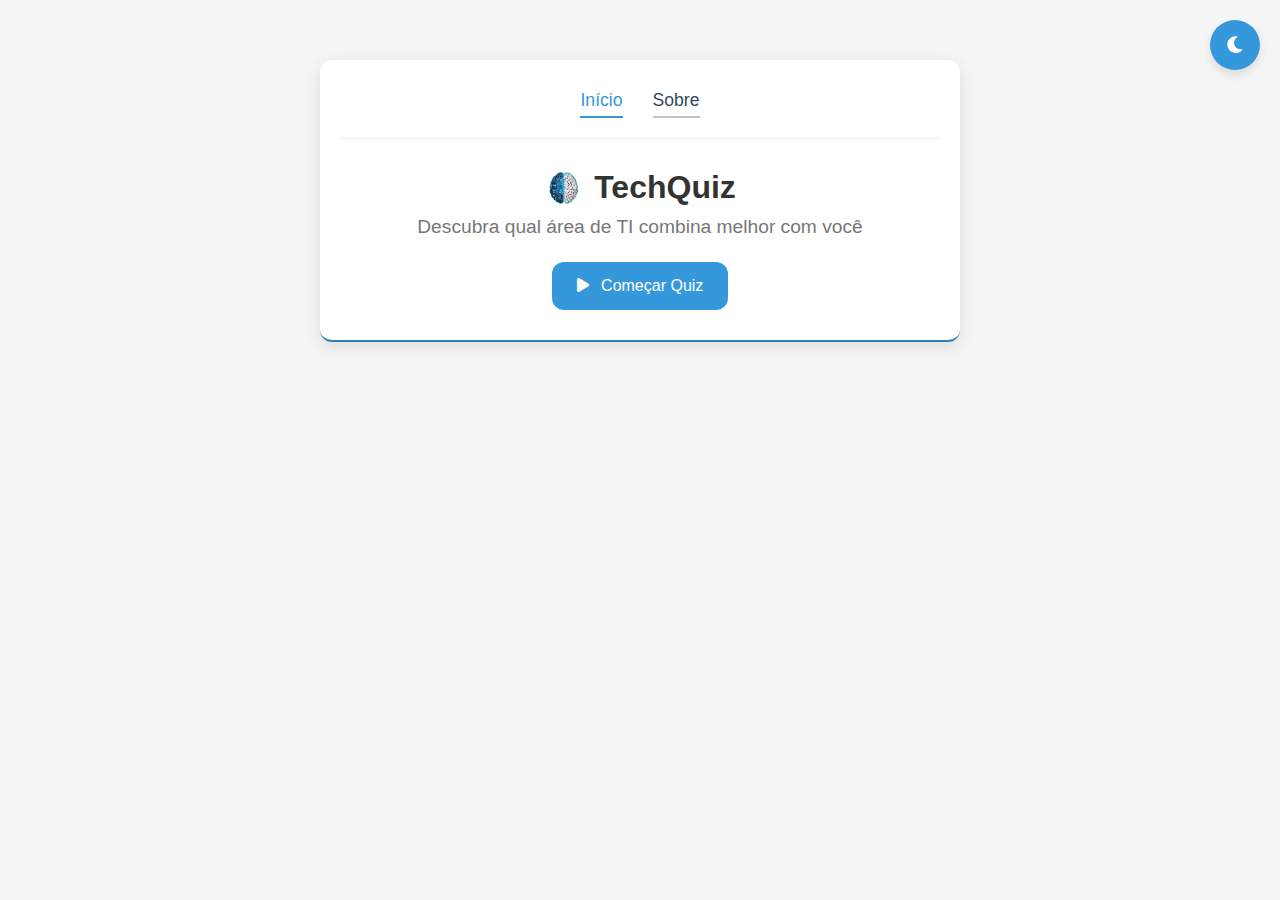
<file: index.html>
<!DOCTYPE html>
<html lang="pt-BR">
<head>
    <meta charset="UTF-8">
    <meta name="viewport" content="width=device-width, initial-scale=1.0">
    <meta name="description" content="Descubra sua área ideal de TI com o TechQuiz. Um quiz interativo para identificar a carreira de tecnologia que mais combina com o seu perfil.">
    <title>TechQuiz - Descubra Sua Área Ideal</title>
    <!-- Favicon -->
    <link rel="shortcut icon" href="assets/images/Logo.png" type="image/x-icon" sizes="64x64">
    <!-- Link para os arquivos CSS -->
    <link rel="stylesheet" href="styles/style.css">
    <link rel="stylesheet" href="styles/modo-dark.css">
    <!-- Link para a biblioteca Font Awesome -->
    <link rel="stylesheet" href="https://cdnjs.cloudflare.com/ajax/libs/font-awesome/6.0.0-beta3/css/all.min.css">
</head>
<body>

    <!-- Botão de Modo Dark/Light -->
    <button id="theme-toggle" class="theme-toggle">
        <i id="theme-icon" class="fas fa-moon"></i>
    </button>

    <!-- Container Principal -->
    <div class="container">

        <!-- Navbar -->
        <nav class="navbar">
            <ul>
                <li><a href="#inicio" class="nav-link active">Início</a></li>
                <li><a href="sobre.html" class="nav-link">Sobre</a></li>
            </ul>
        </nav>

        <!-- Header do Quiz -->
        <header class="quiz-header">
            <div class="logo-titulo">
                <img src="assets/images/Logo.png" alt="Logo TechQuiz" class="logo-techquiz"> <!-- Logo -->
                <h1>TechQuiz <span class="fechar-quiz oculto" id="fecharQuiz"><i class="fas fa-times"></i></span></h1>
            </div>
            <p>Descubra qual área de TI combina melhor com você</p>
        </header>

        <!-- Seção de Início do Quiz -->
        <section class="start-quiz">
            <button id="start-btn" class="btn-start">Começar Quiz</button>
        </section>

        <!-- Barra de Progresso -->
        <section class="progress-bar-container oculto">
            <div class="progress-bar">
                <div class="progress-bar-fill"></div>
            </div>
        </section>

        <!-- Seção de Perguntas do Quiz -->
        <section class="quiz-questions oculto">
            <div id="question-container">
                <!-- Pergunta será inserida aqui dinamicamente -->
            </div>
            <div class="navigation" id="btn-container">
                <button id="prev-btn" class="btn-prev oculto"><i class="fas fa-arrow-left"></i> Anterior</button>
                <button id="next-btn" class="btn-next oculto">Próxima <i class="fas fa-arrow-right"></i></button>
            </div>
            
        </section>

        <!-- Botão de Baixar Relatório -->
        <button id="download-result-btn" class="botao-baixar oculto">
            <i class="fas fa-download"></i> Baixar Resultado
        </button>
    </div>

    <!-- Modal para Preencher o Nome -->
    <div id="modal-download" class="modal oculto">
        <div class="modal-content">
            <span class="close-modal" id="closeModal">&times;</span>
            <h3>Preencha seu Nome para Baixar o Relatório</h3>
            <input type="text" id="user-name" placeholder="Digite seu nome" required>
            <button id="confirm-download" class="botao-confirmar">
                <i class="fas fa-download"></i> Confirmar Download
            </button>
        </div>
    </div>

    <!-- Modal de Confirmação para Sair -->
    <div id="modal-confirmacao" class="modal oculto">
        <div class="modal-content">
            <p>Tem certeza que deseja sair desta página? Você perderá o progresso do quiz.</p>
            <button id="btn-confirmar-sair" class="botao-confirmar">Sim, sair</button>
            <button id="btn-cancelar-sair" class="botao-cancelar">Cancelar</button>
        </div>
    </div>

    <!-- Link para os arquivos JavaScript -->
    <script src="scripts/modo-dark.js"></script>
    <script src="scripts/app.js"></script>
</body>
</html>
</file>
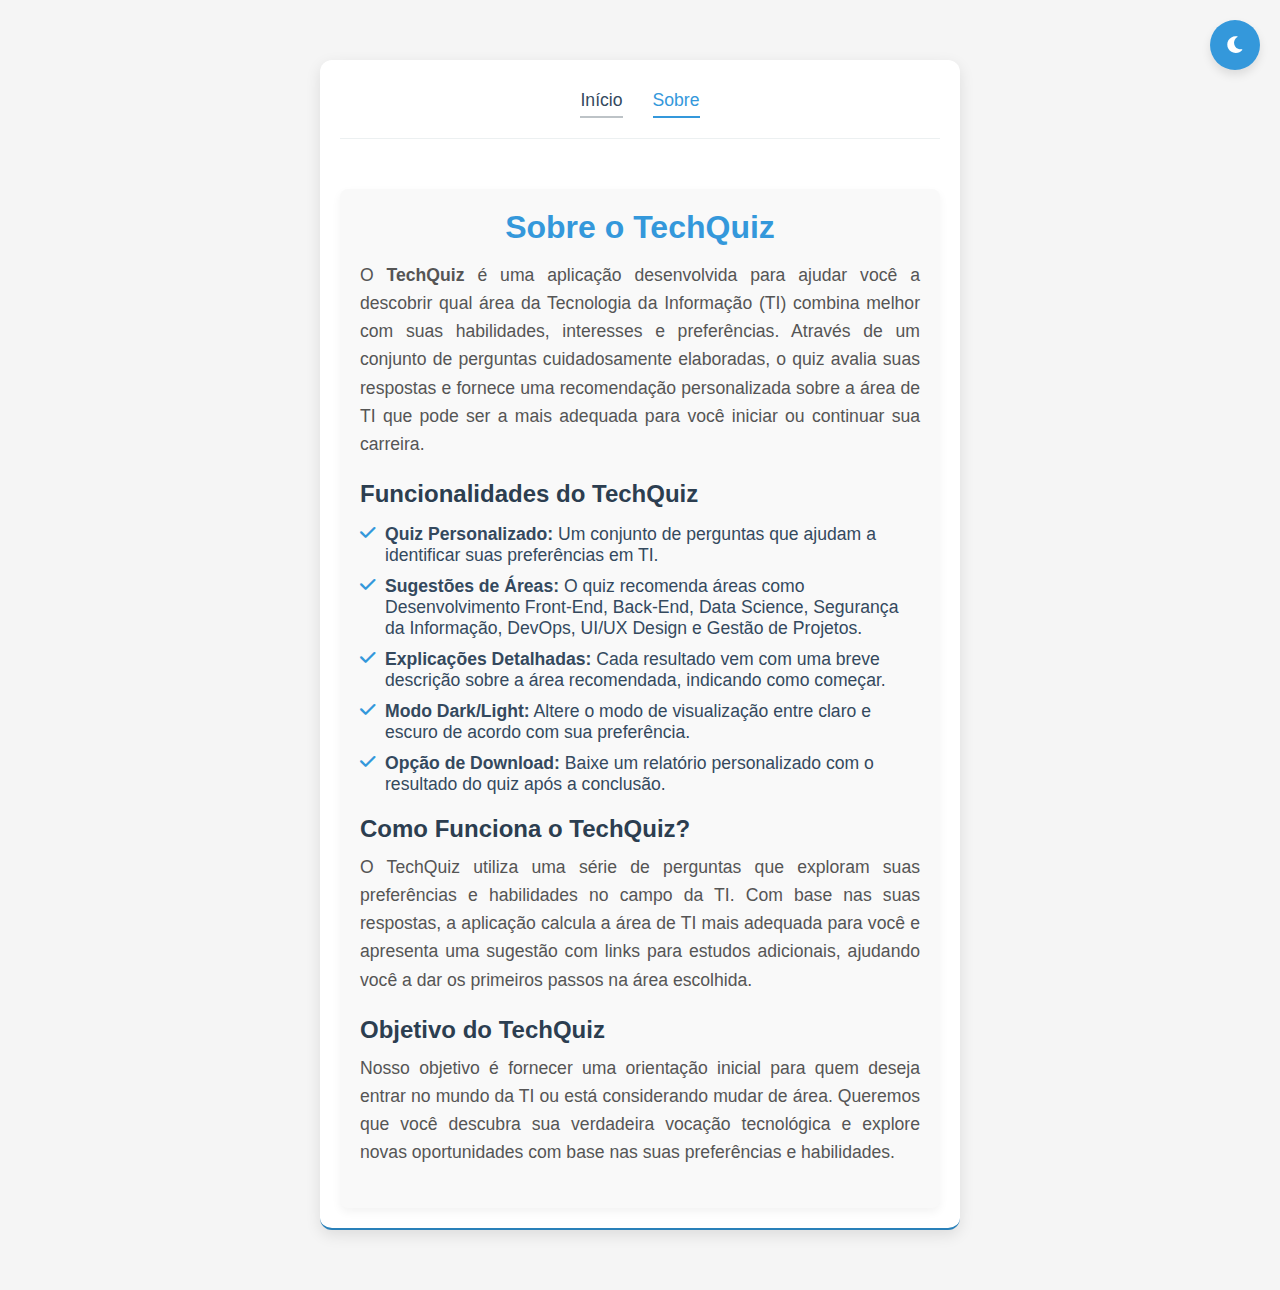
<file: sobre.html>
<!DOCTYPE html>
<html lang="pt-BR">
<head>
    <meta charset="UTF-8">
    <meta name="viewport" content="width=device-width, initial-scale=1.0">
    <link rel="shortcut icon" href="assets/images/Logo.png" type="image/x-icon" sizes="64x64">
    <title>Sobre - TechQuiz</title>
    <!-- Link para o arquivo CSS -->
    <link rel="stylesheet" href="styles/sobre.css">
    <link rel="stylesheet" href="styles/modo-dark.css">
    <!-- Link para a biblioteca Font Awesome -->
    <link rel="stylesheet" href="https://cdnjs.cloudflare.com/ajax/libs/font-awesome/6.0.0-beta3/css/all.min.css">
</head>
<body>

    <!-- Botão de Modo Dark/Light -->
    <button id="theme-toggle" class="theme-toggle">
        <i id="theme-icon" class="fas fa-moon"></i>
    </button>

    <!-- Container Principal -->
    <div class="container">
        <nav class="navbar">
            <ul>
                <li><a href="index.html" class="nav-link">Início</a></li>
                <li><a href="#sobre" class="nav-link active">Sobre</a></li>
            </ul>
        </nav>

        <!-- Conteúdo da Página Sobre -->
        <section class="sobre">
            <h1>Sobre o TechQuiz</h1>
            <p>
                O <strong>TechQuiz</strong> é uma aplicação desenvolvida para ajudar você a descobrir qual área da Tecnologia da Informação (TI) combina melhor com suas habilidades, interesses e preferências. Através de um conjunto de perguntas cuidadosamente elaboradas, o quiz avalia suas respostas e fornece uma recomendação personalizada sobre a área de TI que pode ser a mais adequada para você iniciar ou continuar sua carreira.
            </p>

            <h2>Funcionalidades do TechQuiz</h2>
            <ul>
                <li><strong><span class="negrito"> Quiz Personalizado:</span></strong> Um conjunto de perguntas que ajudam a identificar suas preferências em TI.</li>
                <li><strong><span class="negrito"> Sugestões de Áreas:</span></strong> O quiz recomenda áreas como Desenvolvimento Front-End, Back-End, Data Science, Segurança da Informação, DevOps, UI/UX Design e Gestão de Projetos.</li>
                <li><strong><span class="negrito"> Explicações Detalhadas:</span></strong> Cada resultado vem com uma breve descrição sobre a área recomendada, indicando como começar.</li>
                <li><strong><span class="negrito"> Modo Dark/Light:</span></strong> Altere o modo de visualização entre claro e escuro de acordo com sua preferência.</li>
                <li><strong><span class="negrito"> Opção de Download:</span></strong> Baixe um relatório personalizado com o resultado do quiz após a conclusão.</li>
            </ul>

            <h2>Como Funciona o TechQuiz?</h2>
            <p>
                O TechQuiz utiliza uma série de perguntas que exploram suas preferências e habilidades no campo da TI. Com base nas suas respostas, a aplicação calcula a área de TI mais adequada para você e apresenta uma sugestão com links para estudos adicionais, ajudando você a dar os primeiros passos na área escolhida.
            </p>

            <h2>Objetivo do TechQuiz</h2>
            <p>
                Nosso objetivo é fornecer uma orientação inicial para quem deseja entrar no mundo da TI ou está considerando mudar de área. Queremos que você descubra sua verdadeira vocação tecnológica e explore novas oportunidades com base nas suas preferências e habilidades.
            </p>
        </section>
    </div>

    <!-- Link para o arquivo JavaScript -->
    <script src="scripts/modo-dark.js"></script>
</body>
</html>
</file>
<file: styles/modo-dark.css>
/* Botão de Alternância de Modo */
.theme-toggle {
    position: fixed;
    top: 20px;
    right: 20px;
    background-color: #3498db;
    color: #ffffff;
    border: none;
    border-radius: 50%;
    width: 50px;
    height: 50px;
    cursor: pointer;
    display: flex;
    justify-content: center;
    align-items: center;
    font-size: 1.2rem;
    box-shadow: 0px 5px 10px rgba(0, 0, 0, 0.1);
    transition: background-color 0.3s;   
    z-index: 10000;
}

.theme-toggle:hover {
    background-color: #2980b9;
}

/* Centralizando o ícone no botão */
.theme-toggle i {
    margin: 0;
    display: flex;
    align-items: center;
    justify-content: center;
}

/* Responsividade do botão */
@media (max-width: 768px) {
    .theme-toggle {
        width: 25px;  /* Ajustar o tamanho do botão para tablets */
        height: 25px;
        font-size: 14px;  /* Tamanho do ícone reduzido */
        top: 26px;
        right: 22px;
    }
}

@media (max-width: 480px) {
    .theme-toggle {
        width: 35px;  /* Ajustar o tamanho do botão para smartphones */
        height: 35px;
        font-size: 14px;  /* Tamanho do ícone ainda menor */
        top: 26px;
        padding: 12px;
        right: 20px;
    }
}

/* Modo Dark */
body.dark-mode {
    background-color: #121212;
    color: #e0e0e0; /* Texto um pouco mais suave */
}
body.dark-mode .container{
    border-bottom: 2px solid #2980b9;
    background-color: #252525;
    box-shadow: 0px 5px 15px rgba(0, 110, 255, 0.1);
}

body.dark-mode .nav-link{
    color: #676767;
}

body.dark-mode .navbar{
    border-bottom: 1px solid #eeeeee30;
}

body.dark-mode .navbar .nav-link::after{
color: #94a0a7;
}


body.dark-mode #question-container{
    background-color: #3d3d3d;
}

body.dark-mode h2 i{
    color: #3498db;
}

body.dark-mode .quiz-header h1{
    color: #ebebeb;
}

body.dark-mode h2{
    color: #ebebeb;
}

body.dark-mode .quiz-header p{
    color: #898989;
}

body.dark-mode .opcao{
    background-color: aliceblue;
    color: #3d3d3d;
}

body.dark-mode .opcao.selecionada{
    background-color: #2980b9;
    color: aliceblue;
}

body.dark-mode .resultado-container h2{
    color: #ebebeb;
}

body.dark-mode .modal-content{
    background-color: #2f2f2f;
}

body.dark-mode .resultado-container p{
    color: #c4c4c4;
}


/* MODO DARK TELA SOBRE  */

body.dark-mode .sobre{
    background-color: #252525;
}

body.dark-mode .sobre p{
    color: #d3d3d3;
}


body.dark-mode .sobre ul li{
    color:#80a4c9;
}

body.dark-mode .negrito{
    color: #cbdfec;
}

body.dark-mode .sobre ul li::before{
    color: #16b916;
}

body.dark-mode #modal-confirmacao .modal-content{
    background-color: #2f2f2f;
}


body.dark-mode .sugestao-fullstack {
    color: #a7d3ff;
}

body.dark-mode .resultado-final p.sugestao-fullstack{
    background-color: #212121;
    border-left: 4px solid #aed7f3;
}


body.dark-mode #prev-btn{
    background: #f0f8ff33;
}
</file>
<file: styles/style.css>
/* Reset de estilo para uniformidade */
body, h1, p, button {
    margin: 0;
    padding: 0;
    box-sizing: border-box;
    font-family: Arial, sans-serif;
}

/* Estilo geral da página */
body {
    display: flex;
    justify-content: center;
    align-items: flex-start; /* Alinha o conteúdo ao topo da página */
    min-height: 100vh;
    background-color: #f5f5f5;
    color: #333;
    margin: 0;
    padding-top: 60px; /* Adiciona um espaço no topo para o container */
}

/* Estilos para a Navbar */

.navbar {
    width: 100%; /* Ocupa toda a largura do container */
    display: flex;
    justify-content: center;
    padding: 10px 0 20px 0; /* Aumenta o padding-bottom para 20px */
    border-bottom: 1px solid #ecf0f1; /* Linha suave para separar a navbar do conteúdo */
    margin-bottom: 30px; /* Espaço entre a navbar e o conteúdo abaixo */
    position: relative; /* Mantém a posição relativa */
    z-index: 10; /* Garante que a navbar esteja acima do conteúdo abaixo */
}

/* Lista da Navbar */
.navbar ul {
    display: flex;
    list-style-type: none;
    gap: 30px; /* Espaçamento entre os itens da navbar */
    margin: 0;
    padding: 0;
}

/* Links da Navbar */
.navbar .nav-link {
    text-decoration: none;
    font-size: 1.1rem;
    color: #34495e; /* Cor do texto */
    position: relative;
    padding-bottom: 5px;
    transition: color 0.3s ease; /* Transição para a cor */
}

/* Sublinhado nos links da navbar */
.navbar .nav-link::after {
    content: '';
    display: block;
    width: 100%;
    height: 2px;
    background-color: #bdc3c7; /* Cor inicial do traço */
    transition: background-color 0.3s ease; /* Transição para a cor do traço */
    margin-top: 5px;
}

/* Efeito de Hover e Ativo */
.navbar .nav-link:hover::after,
.navbar .nav-link.active::after {
    background-color: #3498db; /* Cor viva ao passar o mouse ou quando ativo */
}

.navbar .nav-link:hover,
.navbar .nav-link.active {
    color: #3498db; /* Cor do texto quando o link está ativo ou no hover */
}

/* Container Principal */
.container {
    position: relative;
    max-width: 600px;
    width: 100%;
    height: auto; /* Permite que o container cresça conforme o conteúdo aumenta */
    display: flex;
    flex-direction: column; /* Garante que o conteúdo cresça para baixo */
    justify-content: flex-start; /* Mantém o conteúdo no topo do container */
    text-align: center;
    padding: 20px;
    margin-bottom: 60px;
    background-color: #ffffff;
    box-shadow: 0px 5px 15px rgba(0, 0, 0, 0.1);
    border-radius: 12px;
    border-bottom: 2px solid #2980b9;
    overflow-y: auto; /* Permite rolagem vertical se o conteúdo exceder a altura mínima */
}

/* Animação de transição suave */
.container {
    opacity: 0;
    transform: translateY(20px);
    transition: opacity 0.4s ease, transform 0.4s ease;
}

.container.mostrar {
    opacity: 1;
    transform: translateY(0);
}

/* Estilo para o Header */
.quiz-header {
    text-align: center;
    margin-bottom: 20px;
}

/* Alinhamento da Logo e Título */
.logo-titulo {
    display: flex;
    align-items: center; /* Alinha a logo e o título verticalmente */
    justify-content: center; /* Centraliza a logo e o título horizontalmente */
    gap: 10px; /* Espaçamento entre a logo e o título */
}

/* Estilo para a Logo */

.logo-techquiz {
    width: 40px; /* Ajuste a largura conforme necessário */
    height: auto;
    position: relative;
    top: -5px; /* Move a logo 5px para cima */
}


/* Header do Quiz */
.quiz-header h1 {
    font-size: 2rem;
    margin-bottom: 10px;
}

.quiz-header p {
    font-size: 1.2rem;
    color: #777;
    margin-bottom: 4px;
}

/* Botão para iniciar o quiz */
.btn-start {
    background-color: #3498db;
    color: #ffffff;
    border: none;
    padding: 15px 25px;
    font-size: 1rem;
    cursor: pointer;
    border-radius: 12px;
    margin-bottom: 10px;
    transition: background-color 0.3s ease;
}

.btn-start:hover {
    background-color: #2980b9;
}

/* Oculta elementos não visíveis inicialmente */
.oculto {
    display: none;
}

/* Estilo para os ícones nos botões */
.btn-start i, .btn-next i {
    margin-right: 8px;
}

/* Estilo dos ícones nas perguntas */
.opcoes i {
    margin-right: 10px;
    color: #3498db; /* Cor padrão do ícone */
}

/* Ícone de pergunta no título */
h2 i {
    color: #34495e;
    margin-right: 8px;
}


/* Seção de Perguntas do Quiz */
.quiz-questions {
    margin-top: 20px;
}


#question-container {
    padding: 20px;
    background-color: #ecf0f1;
    border-radius: 8px;
    margin-bottom: 20px;
    box-shadow: 0px 4px 10px rgba(0, 0, 0, 0.05);
}

/* Estilos da Barra de Progresso */
.progress-bar-container {
    width: 100%;
    background-color: #ecf0f1;
    border-radius: 5px;
    margin-bottom: 20px;
    overflow: hidden;
    height: 10px;
}

.progress-bar {
    width: 100%;
    height: 100%;
}

.progress-bar-fill {
    height: 100%;
    width: 0%;
    background-color: #3498db;
    transition: width 0.3s ease, background-color 0.3s ease; /* Transição da cor e largura */
}

/* Estilo do Ícone de Fechar no Canto Superior Direito */
.fechar-quiz {
    position: absolute;
    top: 14px;
    right: 18px;
    font-size: 1.5rem;
    color: #e74c3c;
    cursor: pointer;
    transition: color 0.3s ease;
    z-index: 10000;
}

.fechar-quiz:hover {
    color: #c0392b;
    transform: scale(1.1); /* Leve aumento ao passar o mouse */
}

/* Botão Próxima */
.btn-next {
    background-color: #2ecc71;
    color: #ffffff;
    border: none;
    padding: 10px 20px;
    font-size: 1rem;
    cursor: pointer;
    border-radius: 5px;
    transition: background-color 0.3s ease;
}

.btn-next:hover {
    background-color: #27ae60;
}

#prev-btn {
    display: inline-block;
    padding: 10px 20px;
    /* background-color: #3498db; Cor de fundo padrão */
    color: #3498db; /* Cor do texto */
    border: none;
    border-radius: 5px;
    cursor: pointer;
    font-size: 16px;
    font-weight: bold;
    transition: background-color 0.3s ease;
    margin-right: 10px; /* Espaçamento entre os botões */
}

#prev-btn i {
    margin-right: 5px; /* Espaçamento entre o ícone e o texto */
}

/* Efeito hover */
#prev-btn:hover {
    background-color: #9dc8e4; /* Cor de fundo ao passar o mouse */
}


/* Estilo para ocultar o botão quando a classe "oculto" estiver ativa */
#prev-btn.oculto {
    display: none;
}


/* Opções de Respostas */
.opcoes {
    list-style-type: none;
    padding: 0;
    margin: 0;
}

.opcao {
    background-color: #ffffff;
    padding: 15px;
    margin-bottom: 10px;
    border-radius: 5px;
    cursor: pointer;
    box-shadow: 0px 4px 8px rgba(0, 0, 0, 0.1);
    transition: background-color 0.3s, box-shadow 0.3s;
}

.opcao:hover {
    background-color: #e0e0e0;
    box-shadow: 0px 6px 12px rgba(0, 0, 0, 0.15);
}

.opcao.selecionada {
    background-color: #154896;
    color: #ffffff;
    box-shadow: 0px 8px 16px rgba(0, 0, 0, 0.2);
}

/* Estilo específico para .sugestao-fullstack, que terá prioridade */
.resultado-final p.sugestao-fullstack {
    background-color: #f0f8ff;
    border-left: 4px solid #3498db;
    padding: 10px 15px;
    margin: 10px 0 20px;
    border-radius: 5px;
    color: #2c3e50;
    box-shadow: 0px 2px 5px rgba(0, 0, 0, 0.1);
    font-size: 1rem; /* Reafirma o tamanho da fonte */
    line-height: 1.5;
}

/* Estilo do Resultado Final */
.resultado-container {
    position: relative; /* Define o container como referência para o posicionamento */
    text-align: center;
    padding: 20px;
    border-radius: 10px;
    margin-top: 20px;
}

.resultado-container h2 {
    font-size: 2rem;
    color: #2c3e50;
    margin-bottom: 15px;
    display: flex;
    justify-content: center;
    align-items: center;
}

.resultado-container h2 i {
    margin-right: 10px;
    color: #2980b9; /* Cor dos ícones específicos das áreas */
}

.resultado-container p {
    font-size: 1.2rem;
    color: #34495e;
    margin-bottom: 20px;
}

.botao-estudo {
    display: inline-block;
    background-color: #e74c3c;
    color: #ffffff;
    padding: 10px 20px;
    text-decoration: none;
    font-size: 1rem;
    border-radius: 5px;
    margin-bottom: 15px;
    transition: background-color 0.3s ease;
}

.botao-estudo:hover {
    background-color: #c0392b;
}

/* Estilo do Botão de Reinício */
.botao-reiniciar {
    background-color: #3498db;
    color: #ffffff;
    padding: 10px 20px;
    font-size: 1rem;
    border: none;
    border-radius: 5px;
    cursor: pointer;
    transition: background-color 0.3s ease;
}

.botao-reiniciar:hover {
    background-color: #2980b9;
}

.resultado-final {
    text-align: center;
    padding-top: 20px;
}

.resultado-final h2 {
    font-size: 1.8rem;
    color: #2c3e50;
    margin-bottom: 15px;
}

.resultado-final p {
    font-size: 1.2rem;
    color: #34495e;
    margin-bottom: 20px;
}

.botao-estudo {
    display: inline-block;
    background-color: #e74c3c;
    color: #ffffff;
    padding: 10px 20px;
    text-decoration: none;
    font-size: 1rem;
    border-radius: 5px;
    transition: background-color 0.3s ease;
}

.botao-estudo:hover {
    background-color: #c0392b;
}

/* Classe para ocultar elementos */
.oculto {
    display: none !important; /* Garante que o elemento seja oculto */
}


/* Botão de Baixar Relatório */
.botao-baixar {
    display: inline-block;
    margin: 10px auto;
    margin-bottom: 15px;
    background-color: rgb(53 187 110); /* Cor verde suave */
    color: #ffffff;
    padding: 12px 30px;
    border: none;
    border-radius: 50px; /* Botão arredondado */
    font-size: 1rem;
    cursor: pointer;
    transition: background-color 0.3s ease, transform 0.2s;
    box-shadow: 0px 8px 15px rgba(0, 0, 0, 0.1);
}

.botao-baixar:hover {
    background-color: rgb(22, 187, 94); /* Cor verde mais escura no hover */
    transform: translateY(-3px); /* Efeito de levantar ao passar o mouse */
    box-shadow: 0px 12px 20px rgba(0, 0, 0, 0.15);
}

.botao-baixar:active {
    transform: translateY(0); /* Remove o efeito de levantar ao clicar */
    box-shadow: 0px 8px 15px rgba(0, 0, 0, 0.1);
}

/* Estilo do Modal */
.modal {
    display: none; /* Inicialmente oculto */
    position: fixed;
    z-index: 10000;
    left: 0;
    top: 0;
    width: 100%;
    height: 100%;
    background-color: rgb(0 0 0 / 79%); /* Fundo semitransparente escuro */
    display: flex;
    justify-content: center;
    align-items: center;
}

/* Quando o modal não estiver oculto */
.modal:not(.oculto) {
    opacity: 1;
}

/* Conteúdo do Modal */
.modal-content {
    background-color: #ffffff;
    padding: 25px;
    border-radius: 12px;
    width: 90%;
    max-width: 420px;
    box-shadow: 0px 10px 25px rgba(0, 0, 0, 0.2);
    position: relative;
    text-align: center;
    animation: fadeIn 0.4s ease-in-out;
}

/* Animação de Fade In para o Modal */
@keyframes fadeIn {
    from {
        opacity: 0;
        transform: scale(0.95);
    }
    to {
        opacity: 1;
        transform: scale(1);
    }
}

/* Animação de Aparição Lenta */
.fade-in {
    opacity: 0;
    transition: opacity 1.8s ease; /* Transição suave apenas na opacidade */
}

/* Quando a classe "aparecer" estiver ativa */
.fade-in.aparecer {
    opacity: 1;
}


/* Botão Fechar no Modal */
.close-modal {
    position: absolute;
    top: 10px;
    right: 15px;
    font-size: 1.6rem;
    cursor: pointer;
    color: #e74c3c; /* Vermelho suave */
}

/* Campo de Entrada no Modal */
#user-name {
    width: 80%;
    padding: 12px;
    margin: 20px 0;
    border: 1px solid #ddd;
    border-radius: 8px;
    font-size: 1rem;
    outline: none;
    transition: border-color 0.3s ease;
}

#user-name:focus {
    border-color: #1abc9c; /* Cor verde ao focar */
}

/* Botão de Confirmar Download */
.botao-confirmar {
    background-color: #3498db;
    color: #ffffff;
    padding: 12px 25px;
    border: none;
    border-radius: 50px; /* Botão arredondado */
    cursor: pointer;
    font-size: 1rem;
    transition: background-color 0.3s ease, transform 0.2s;
    box-shadow: 0px 8px 15px rgba(0, 0, 0, 0.1);
    display: inline-block;
}

.botao-confirmar:hover {
    background-color: #2980b9; /* Azul mais escuro no hover */
    transform: translateY(-3px); /* Efeito de levantar ao passar o mouse */
    box-shadow: 0px 12px 20px rgba(0, 0, 0, 0.15);
}

.botao-confirmar:active {
    transform: translateY(0); /* Remove o efeito de levantar ao clicar */
    box-shadow: 0px 8px 15px rgba(0, 0, 0, 0.1);
}

/* Estilo do Modal de Confirmação para sair */
#modal-confirmacao {
    display: none; /* Inicialmente oculto */
    position: fixed;
    z-index: 10000;
    left: 0;
    top: 0;
    width: 100%;
    height: 100%;
    background-color: rgba(0, 0, 0, 0.6); /* Fundo semitransparente escuro */
    display: flex;
    justify-content: center;
    align-items: center;
}

#modal-confirmacao .modal-content {
    background-color: #ffffff;
    padding: 20px;
    border-radius: 10px;
    width: 90%;
    max-width: 400px;
    text-align: center;
    box-shadow: 0px 5px 15px rgba(0, 0, 0, 0.2);
}

#modal-confirmacao p {
    margin-bottom: 20px;
    font-size: 1.1rem;
}

.botao-confirmar, .botao-cancelar {
    padding: 12px 30px;
    margin: 8px;
    border: none;
    border-radius: 25px; /* Bordas arredondadas */
    cursor: pointer;
    font-size: 1rem;
    box-shadow: 0px 5px 15px rgba(0, 0, 0, 0.1); /* Sombra sutil */
    transition: background-color 0.3s ease, transform 0.2s ease, box-shadow 0.3s ease;
}

/* Botão de Confirmar com Cor de Alerta */
.botao-confirmar {
    background-color: #e74c3c;
    color: #ffffff;
}

.botao-confirmar:hover {
    background-color: #c0392b; /* Vermelho mais escuro ao passar o mouse */
    transform: translateY(-3px); /* Efeito de levantar no hover */
    box-shadow: 0px 8px 20px rgba(0, 0, 0, 0.15);
}

.botao-confirmar:active {
    transform: translateY(0); /* Remove o efeito ao clicar */
    box-shadow: 0px 5px 15px rgba(0, 0, 0, 0.1);
}

/* Botão de Cancelar com Cor de Ação Neutra */
.botao-cancelar {
    background-color: #3498db;
    color: #ffffff;
}

.botao-cancelar:hover {
    background-color: #2980b9; /* Azul mais escuro ao passar o mouse */
    transform: translateY(-3px); /* Efeito de levantar no hover */
    box-shadow: 0px 8px 20px rgba(0, 0, 0, 0.15);
}

.botao-cancelar:active {
    transform: translateY(0); /* Remove o efeito ao clicar */
    box-shadow: 0px 5px 15px rgba(0, 0, 0, 0.1);
}


/* Ajustes de Responsividade */
@media (max-width: 1024px) {
    .container {
        max-width: 80%;
    }
}

@media (max-width: 768px) {
    .container {
        max-width: 90%;
        padding: 15px;
    }

    h1 {
        font-size: 1.8rem;
    }

    h2 {
        font-size: 1.5rem;
    }

    p {
        font-size: 1rem;
    }
    .container {
        padding: 10px;
        margin-bottom: 60px;
    }

    #question-container {
        padding: 15px;
    }

    .btn-start, .btn-next {
        width: 100%;
        padding: 15px 0;
    }
    .resultado-container {
        padding: 15px;
    }

    .resultado-container h2 {
        font-size: 1.6rem;
        flex-direction: column; /* Ajuste para dispositivos menores */
        text-align: center;
    }

    .resultado-container p {
        font-size: 1rem;
    }

    .botao-estudo,
    .botao-reiniciar {
        padding: 10px 0;
        width: 100%; /* Botões ocupam toda a largura da tela */
        font-size: 1rem;
    }

    /* Ajusta os botões para dispositivos menores */
    .btn-start, .btn-next, #prev-btn {
        width: 100%;
        padding: 15px 0;
        margin-bottom: 10px;
        font-size: 1rem;
    }

    #prev-btn {
        width: 100%;
    }

    /* Ajuste para o container dos botões */
    .navigation {
        display: flex;
        flex-direction: column; /* Configura os botões em coluna */
    }

    /* Ordem dos botões para dispositivos menores */
    .btn-next {
        order: 1; /* Define a ordem do botão "Próxima" para aparecer primeiro */
        margin-bottom: 10px; /* Espaçamento abaixo do botão "Próxima" */
    }

    #prev-btn {
        order: 2; /* Define a ordem do botão "Voltar" para aparecer depois */
    }
}

@media (max-width: 480px) {

    body{
        padding-top: 80px;
    }

    .container {
        max-width: 85%;
        padding: 15px;
        margin-bottom: 80px;
    }
    .modal-content{
        width: 78%;
    }
    h1 {
        font-size: 22px;
    }

    h2 {
        font-size: 1.1rem;
    }
    .quiz-header h1{
        font-size: 25px;
    }
    .quiz-header p{
        font-size: 16px;
    }

    .opcao{
        padding: 12px;
    }

    .btn-start, .btn-next, .botao-estudo {
        width: 100%;
        padding: 12px 0;
        font-size: 1rem;
    }

    #question-container {
        padding: 10px;
    }

    .resultado-container {
        padding: 10px;
    }

    .resultado-container h2 {
        font-size: 1.4rem;
        margin-bottom: 10px;
    }

    .resultado-container p {
        font-size: 0.9rem;
        text-align: justify;
    }

    .botao-estudo,
    .botao-reiniciar {
        padding: 12px 0;
        width: 100%; /* Botões ocupam toda a largura da tela */
        font-size: 1rem;
    }

    #modal-confirmacao .modal-content{
        width: 80%;
    }

    #modal-confirmacao p{
        font-size: 16px;
    }
    .botao-confirmar, .botao-cancelar{
        padding: 8px 28px;
    }

    .botao-baixar{
        padding: 10px 28px;
        font-size: 16px;
    }

    .resultado-final p.sugestao-fullstack {
        padding: 8px 14px;
        font-size: 0.9rem;
        text-align: justify;
    }
     /* Ajuste adicional para dispositivos muito pequenos */
     .btn-start, .btn-next, #prev-btn {
        width: 80%;
        padding: 10px 0;
        font-size: 1rem;
        margin: 5px auto 10px;
        border-radius: 12px;
    }

    #prev-btn {
        width: 40%;
    }

}
</file>
<file: styles/sobre.css>
/* Reset de estilo para uniformidade */
body, h1, p, button {
    margin: 0;
    padding: 0;
    box-sizing: border-box;
    font-family: Arial, sans-serif;
}

/* Estilo geral da página */
body {
    display: flex;
    justify-content: center;
    align-items: flex-start; /* Alinha o conteúdo ao topo da página */
    min-height: 100vh;
    background-color: #f5f5f5;
    color: #333;
    margin: 0;
    padding-top: 60px; /* Adiciona um espaço no topo para o container */
}
/* Estilos para a Navbar */

.navbar {
    width: 100%; /* Ocupa toda a largura do container */
    display: flex;
    justify-content: center;
    padding: 10px 0 20px 0; /* Aumenta o padding-bottom para 20px */
    border-bottom: 1px solid #ecf0f1; /* Linha suave para separar a navbar do conteúdo */
    margin-bottom: 30px; /* Espaço entre a navbar e o conteúdo abaixo */
    position: relative; /* Mantém a posição relativa */
    z-index: 10; /* Garante que a navbar esteja acima do conteúdo abaixo */
}

/* Lista da Navbar */
.navbar ul {
    display: flex;
    list-style-type: none;
    gap: 30px; /* Espaçamento entre os itens da navbar */
    margin: 0;
    padding: 0;
}

/* Links da Navbar */
.navbar .nav-link {
    text-decoration: none;
    font-size: 1.1rem;
    color: #34495e; /* Cor do texto */
    position: relative;
    padding-bottom: 5px;
    transition: color 0.3s ease; /* Transição para a cor */
}

/* Sublinhado nos links da navbar */
.navbar .nav-link::after {
    content: '';
    display: block;
    width: 100%;
    height: 2px;
    background-color: #bdc3c7; /* Cor inicial do traço */
    transition: background-color 0.3s ease; /* Transição para a cor do traço */
    margin-top: 5px;
}

/* Efeito de Hover e Ativo */
.navbar .nav-link:hover::after,
.navbar .nav-link.active::after {
    background-color: #3498db; /* Cor viva ao passar o mouse ou quando ativo */
}

.navbar .nav-link:hover,
.navbar .nav-link.active {
    color: #3498db; /* Cor do texto quando o link está ativo ou no hover */
}

/* Container Principal */
.container {
    position: relative;
    max-width: 600px;
    width: 100%;
    min-height: 700px; /* Define uma altura mínima para o container */
    height: auto; /* Permite que o container cresça conforme o conteúdo aumenta */
    display: flex;
    flex-direction: column; /* Garante que o conteúdo cresça para baixo */
    justify-content: flex-start; /* Mantém o conteúdo no topo do container */
    text-align: center;
    padding: 20px;
    margin-bottom: 60px;
    background-color: #ffffff;
    box-shadow: 0px 5px 15px rgba(0, 0, 0, 0.1);
    border-radius: 12px;
    border-bottom: 2px solid #2980b9;
    overflow-y: auto; /* Permite rolagem vertical se o conteúdo exceder a altura mínima */
}

/* Animação de transição suave */

.container.mostrar {
    opacity: 1;
    transform: translateY(0);
}


/* Estilos para a Página Sobre */
.sobre {
    text-align: left;
    margin-top: 20px;
    padding: 20px;
    background-color: #f9f9f9;
    border-radius: 8px;
    box-shadow: 0px 4px 10px rgba(0, 0, 0, 0.05);
}

.sobre h1 {
    font-size: 2rem;
    color: #3498db;
    margin-bottom: 15px;
    text-align: center;
}

.sobre h2 {
    font-size: 1.5rem;
    color: #2c3e50;
    margin-top: 20px;
    margin-bottom: 10px;
}

.sobre p {
    font-size: 1.1rem;
    color: #555;
    line-height: 1.6;
    margin-bottom: 22px;
    text-align: justify;
}

.sobre ul {
    list-style-type: none;
    padding-left: 0;
}

.sobre ul li {
    font-size: 1.1rem;
    color: #34495e;
    margin-bottom: 10px;
    position: relative;
    padding-left: 25px;
}

/* Adicionando ícones para cada item da lista */
.sobre ul li::before {
    content: "\f00c"; /* Ícone de checkmark do Font Awesome */
    font-family: "Font Awesome 5 Free";
    font-weight: 900;
    position: absolute;
    left: 0;
    color: #3498db; /* Cor do ícone */
}


/* Ajustes de Responsividade */
@media (max-width: 1024px) {
    .container {
        max-width: 80%;
    }
}

@media (max-width: 768px) {
    .container {
        max-width: 90%;
        padding: 15px;
        margin-bottom: 60px;
    }

    h1 {
        font-size: 1.8rem;
    }

    h2 {
        font-size: 1.5rem;
    }

    p {
        font-size: 1rem;
    }
    .container {
        padding: 10px;
    }

    #question-container {
        padding: 15px;
    }

    .btn-start, .btn-next {
        width: 100%;
        padding: 15px 0;
    }
    .resultado-container {
        padding: 15px;
    }

    .resultado-container h2 {
        font-size: 1.6rem;
        flex-direction: column; /* Ajuste para dispositivos menores */
        text-align: center;
    }

    .resultado-container p {
        font-size: 1rem;
    }

    .botao-estudo,
    .botao-reiniciar {
        padding: 10px 0;
        width: 100%; /* Botões ocupam toda a largura da tela */
        font-size: 1rem;
    }

    .sobre {
        padding: 10px;
        margin-top: 10px;
    }

    .sobre h1 {
        font-size: 1.6rem;
    }

    .sobre h2 {
        font-size: 1.3rem;
    }

    .sobre p {
        font-size: 0.95rem;
    }

    .sobre ul li {
        font-size: 0.95rem;
        padding-left: 18px;
    }

}

@media (max-width: 480px) {

    body{
        padding-top: 80px;
    }

    .container {
        max-width: 85%;
        padding: 15px;
        margin-bottom: 60px;
    }
    .modal-content{
        width: 78%;
    }
    h1 {
        font-size: 22px;
    }

    h2 {
        font-size: 1.2rem;
    }
    .quiz-header h1{
        font-size: 26px;
    }
    .quiz-header p{
        font-size: 18px;
    }

    .btn-start, .btn-next, .botao-estudo {
        width: 100%;
        padding: 12px 0;
        font-size: 1rem;
    }

    #question-container {
        padding: 10px;
    }
    .resultado-container {
        padding: 10px;
    }

    .resultado-container h2 {
        font-size: 1.4rem;
        margin-bottom: 10px;
    }

    .resultado-container p {
        font-size: 0.9rem;
        text-align: justify;
    }

    .botao-estudo,
    .botao-reiniciar {
        padding: 12px 0;
        width: 100%; /* Botões ocupam toda a largura da tela */
        font-size: 1rem;
    }

     /* Ajuste para smartphones */
     .sobre {
        padding: 8px;
        margin-top: 8px;
    }

    .sobre h1 {
        font-size: 1.4rem;
    }

    .sobre h2 {
        font-size: 1.2rem;
        margin-top: 15px;
        margin-bottom: 8px;
    }

    .sobre p {
        font-size: 0.9rem;
        line-height: 1.4;
    }

    .sobre ul li {
        font-size: 0.9rem;
        padding-left: 15px;
    }

}
</file>
